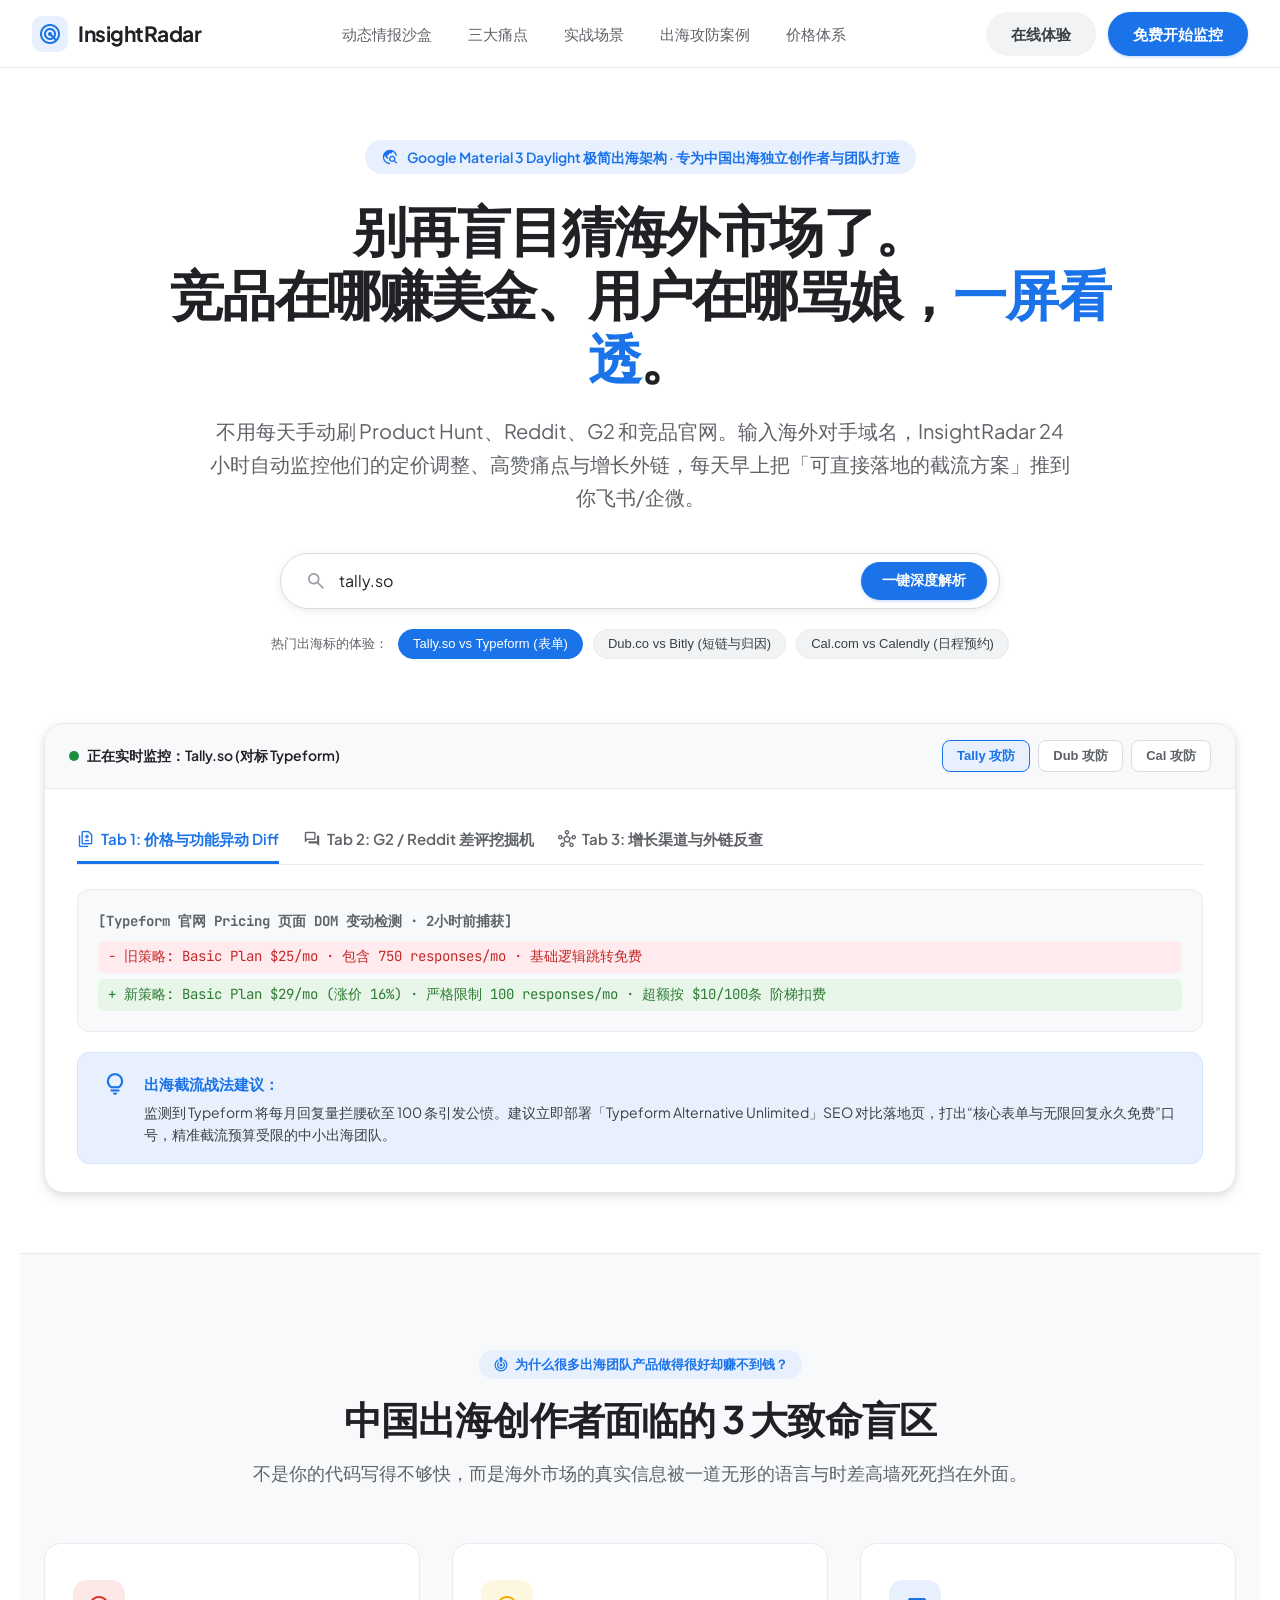
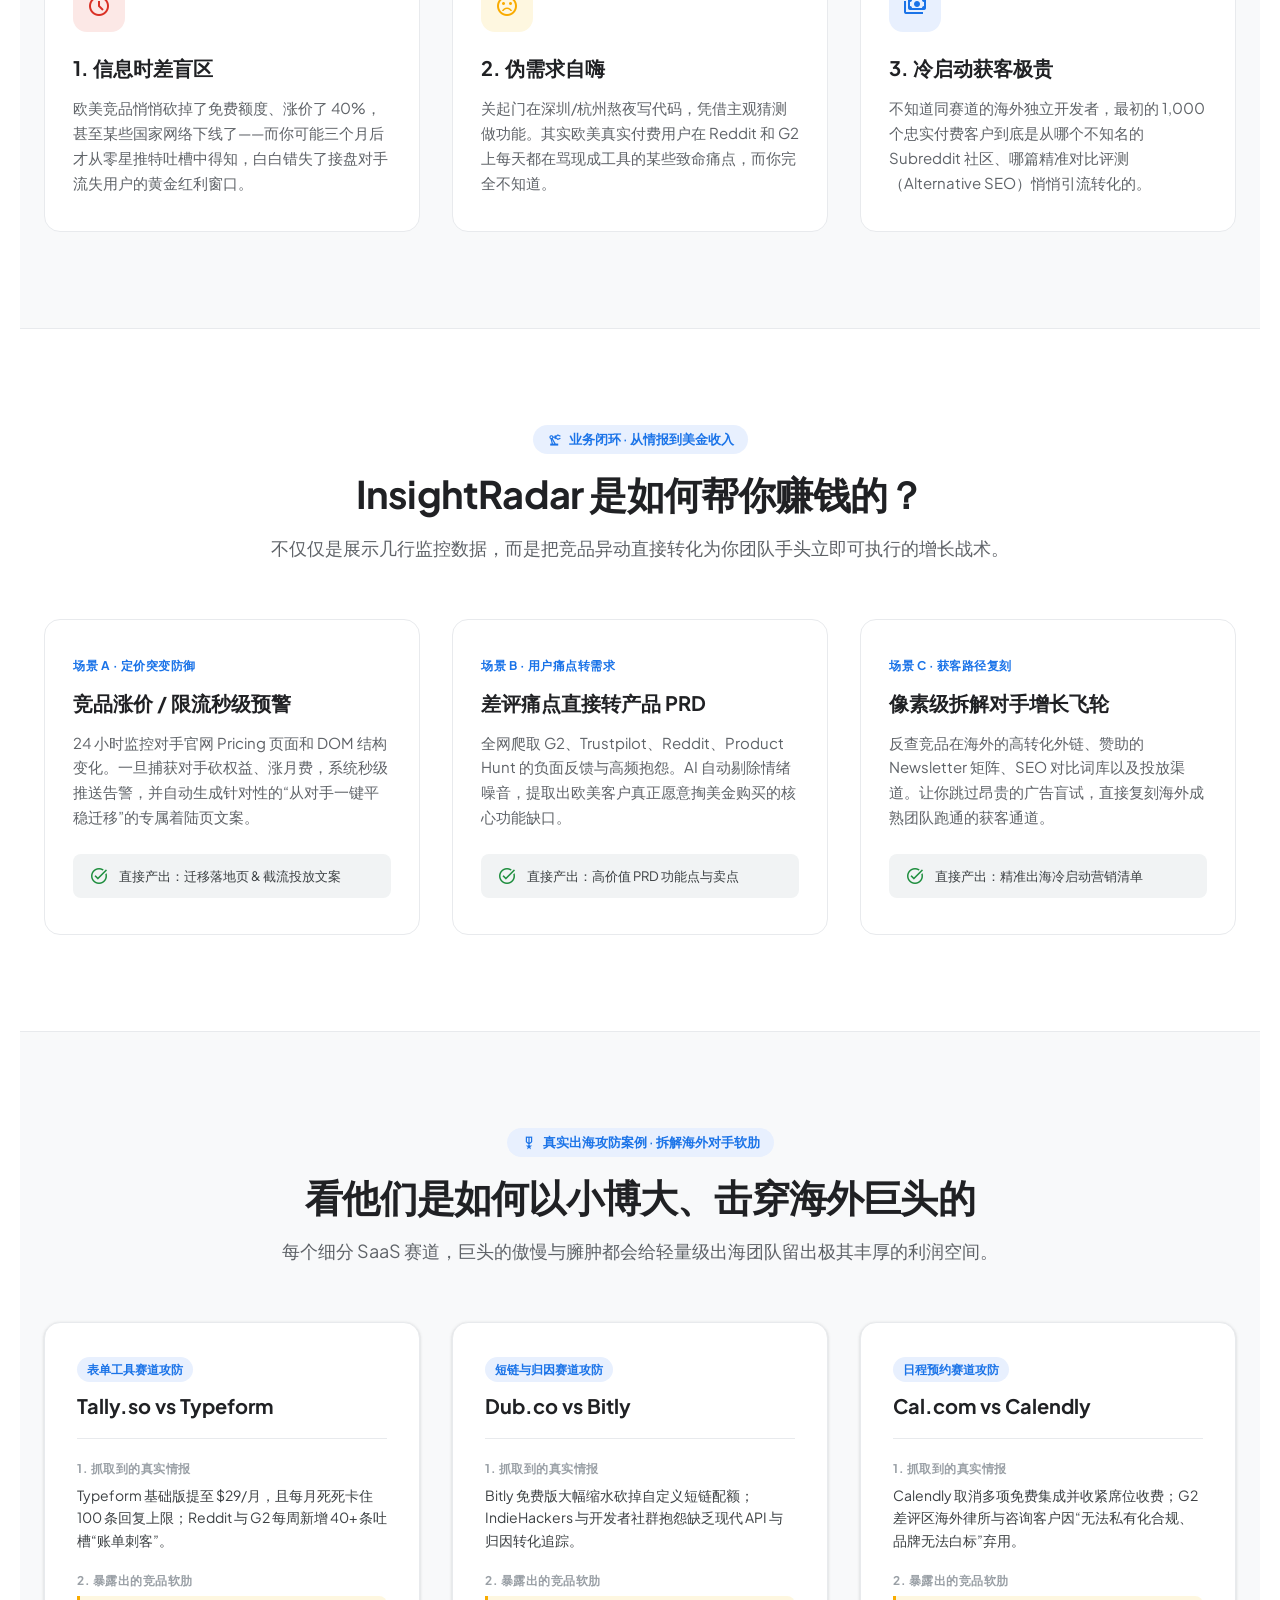
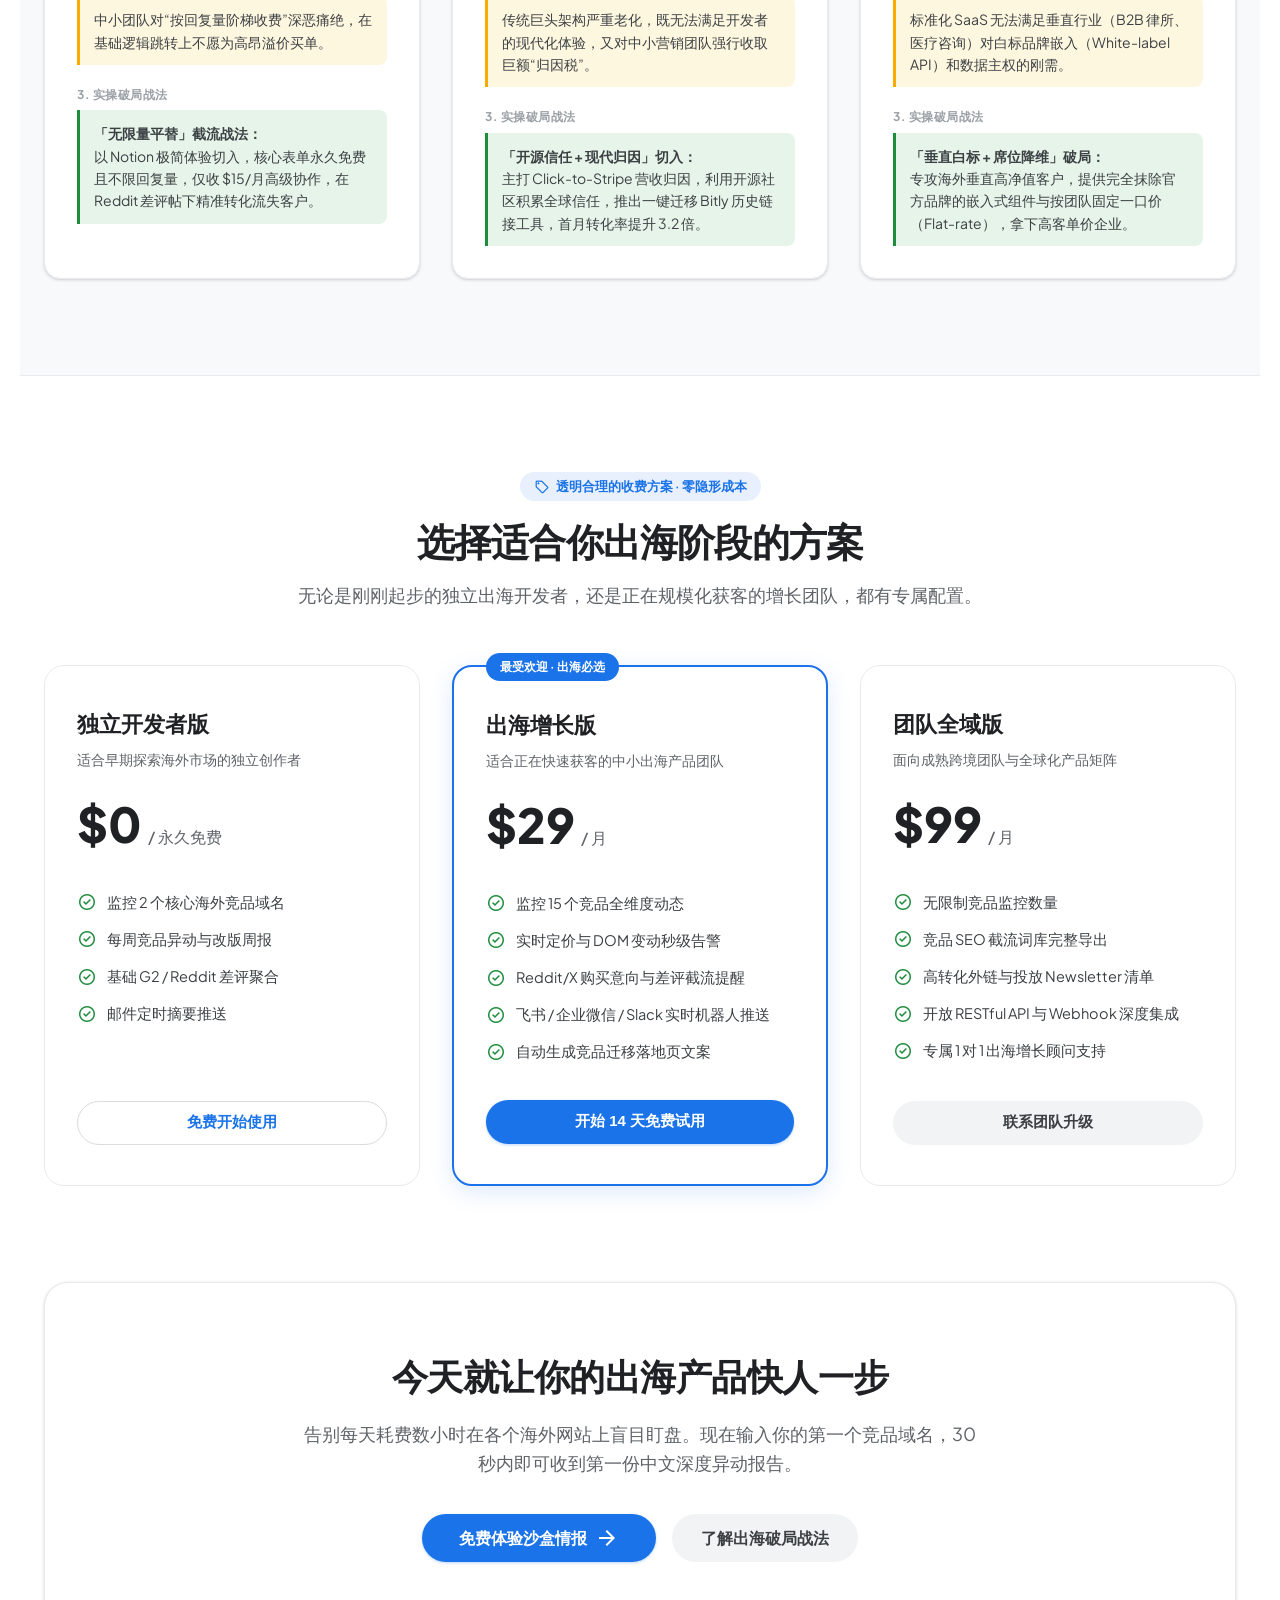
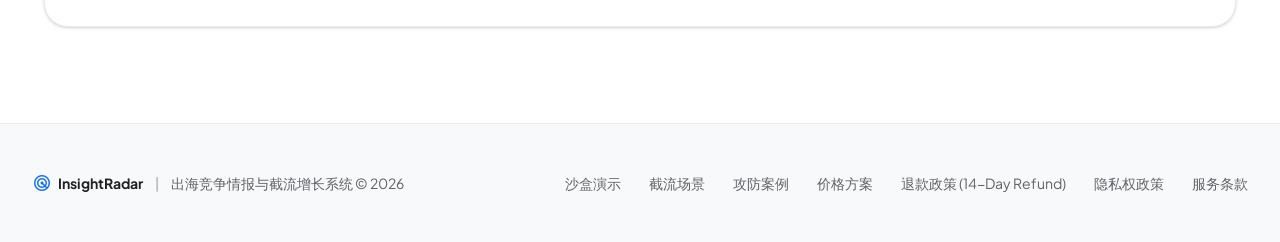
<file: index.html>
<!DOCTYPE html><html lang="zh-CN"><head><meta charset="UTF-8"><meta name="viewport" content="width=device-width, initial-scale=1.0"><title>InsightRadar - 海外竞品情报与出海增长中枢</title><link rel="preconnect" href="https://fonts.googleapis.com"><link rel="preconnect" href="https://fonts.gstatic.com" crossorigin><link href="https://fonts.googleapis.com/css2?family=Plus+Jakarta+Sans:wght@400;500;600;700;800&family=Roboto:wght@400;500;700&family=JetBrains+Mono:wght@400;500&display=swap" rel="stylesheet"><link rel="stylesheet" href="https://fonts.googleapis.com/css2?family=Material+Symbols+Outlined:opsz,wght,FILL,GRAD@20..24,400..500,0,0" /><link rel="stylesheet" href="base.css"><link rel="stylesheet" href="theme.css"></head><body><header><div class="nav-inner"><a href="#" class="brand-link"><div class="brand-icon"><span class="material-symbols-outlined">radar</span></div><span>InsightRadar</span></a><ul class="nav-menu"><li><a href="#sandbox">动态情报沙盒</a></li><li><a href="#pains">三大痛点</a></li><li><a href="#scenarios">实战场景</a></li><li><a href="#cases">出海攻防案例</a></li><li><a href="#pricing">价格体系</a></li></ul><div class="nav-actions"><a href="#sandbox" class="btn btn-tonal">在线体验</a><a href="#pricing" class="btn btn-primary">免费开始监控</a></div></div></header><section class="hero-container"><div class="hero-badge"><span class="material-symbols-outlined" style="font-size: 18px;">travel_explore</span><span>Google Material 3 Daylight 极简出海架构 · 专为中国出海独立创作者与团队打造</span></div><h1 class="hero-h1"> 别再盲目猜海外市场了。<br> 竞品在哪赚美金、用户在哪骂娘，<span class="highlight">一屏看透</span>。 </h1><p class="hero-sub"> 不用每天手动刷 Product Hunt、Reddit、G2 和竞品官网。输入海外对手域名，InsightRadar 24 小时自动监控他们的定价调整、高赞痛点与增长外链，每天早上把「可直接落地的截流方案」推到你飞书/企微。 </p><div class="quick-search-box"><span class="material-symbols-outlined" style="color: var(--g-grey-500); font-size: 22px;">search</span><input type="text" id="target-domain-input" placeholder="输入海外对手域名，如 tally.so / dub.co / cal.com" value="tally.so"><button class="btn btn-primary" style="height: 38px; padding: 0 20px; font-size: 14px;" onclick="handleAnalyze()"> 一键深度解析 </button></div><div class="capsule-group"><span class="capsule-label">热门出海标的体验：</span><button class="capsule-btn active" onclick="switchTarget('tally', this)">Tally.so vs Typeform (表单)</button><button class="capsule-btn" onclick="switchTarget('dub', this)">Dub.co vs Bitly (短链与归因)</button><button class="capsule-btn" onclick="switchTarget('cal', this)">Cal.com vs Calendly (日程预约)</button></div><div id="sandbox-root"></div></section><section class="section-wrap section-wrap-light" id="pains"><div class="section-header"><div class="section-tag"><span class="material-symbols-outlined" style="font-size: 16px;">crisis_alert</span><span>为什么很多出海团队产品做得很好却赚不到钱？</span></div><h2 class="section-title">中国出海创作者面临的 3 大致命盲区</h2><p class="section-subtitle"> 不是你的代码写得不够快，而是海外市场的真实信息被一道无形的语言与时差高墙死死挡在外面。 </p></div><div class="pain-grid"><div class="pain-card"><div class="pain-icon-box"><span class="material-symbols-outlined">schedule</span></div><h3>1. 信息时差盲区</h3><p> 欧美竞品悄悄砍掉了免费额度、涨价了 40%，甚至某些国家网络下线了——而你可能三个月后才从零星推特吐槽中得知，白白错失了接盘对手流失用户的黄金红利窗口。 </p></div><div class="pain-card"><div class="pain-icon-box" style="background: var(--g-yellow-surface); color: var(--g-yellow);"><span class="material-symbols-outlined">sentiment_dissatisfied</span></div><h3>2. 伪需求自嗨</h3><p> 关起门在深圳/杭州熬夜写代码，凭借主观猜测做功能。其实欧美真实付费用户在 Reddit 和 G2 上每天都在骂现成工具的某些致命痛点，而你完全不知道。 </p></div><div class="pain-card"><div class="pain-icon-box" style="background: var(--g-blue-surface); color: var(--g-blue);"><span class="material-symbols-outlined">payments</span></div><h3>3. 冷启动获客极贵</h3><p> 不知道同赛道的海外独立开发者，最初的 1,000 个忠实付费客户到底是从哪个不知名的 Subreddit 社区、哪篇精准对比评测（Alternative SEO）悄悄引流转化的。 </p></div></div></section><section class="section-wrap" id="scenarios"><div class="section-header"><div class="section-tag"><span class="material-symbols-outlined" style="font-size: 16px;">precision_manufacturing</span><span>业务闭环 · 从情报到美金收入</span></div><h2 class="section-title">InsightRadar 是如何帮你赚钱的？</h2><p class="section-subtitle"> 不仅仅是展示几行监控数据，而是把竞品异动直接转化为你团队手头立即可执行的增长战术。 </p></div><div class="scenario-grid"><div class="scenario-card"><div><div class="scenario-badge">场景 A · 定价突变防御</div><h3>竞品涨价 / 限流秒级预警</h3><p> 24 小时监控对手官网 Pricing 页面和 DOM 结构变化。一旦捕获对手砍权益、涨月费，系统秒级推送告警，并自动生成针对性的“从对手一键平稳迁移”的专属着陆页文案。 </p></div><div class="scenario-result-pill"><span class="material-symbols-outlined" style="color: var(--g-green); font-size: 20px;">task_alt</span><span>直接产出：迁移落地页 & 截流投放文案</span></div></div><div class="scenario-card"><div><div class="scenario-badge">场景 B · 用户痛点转需求</div><h3>差评痛点直接转产品 PRD</h3><p> 全网爬取 G2、Trustpilot、Reddit、Product Hunt 的负面反馈与高频抱怨。AI 自动剔除情绪噪音，提取出欧美客户真正愿意掏美金购买的核心功能缺口。 </p></div><div class="scenario-result-pill"><span class="material-symbols-outlined" style="color: var(--g-green); font-size: 20px;">task_alt</span><span>直接产出：高价值 PRD 功能点与卖点</span></div></div><div class="scenario-card"><div><div class="scenario-badge">场景 C · 获客路径复刻</div><h3>像素级拆解对手增长飞轮</h3><p> 反查竞品在海外的高转化外链、赞助的 Newsletter 矩阵、SEO 对比词库以及投放渠道。让你跳过昂贵的广告盲试，直接复刻海外成熟团队跑通的获客通道。 </p></div><div class="scenario-result-pill"><span class="material-symbols-outlined" style="color: var(--g-green); font-size: 20px;">task_alt</span><span>直接产出：精准出海冷启动营销清单</span></div></div></div></section><div id="content-root"></div><footer><div class="footer-inner"><div style="display: flex; align-items: center; gap: 12px;"><div style="display: flex; align-items: center; gap: 6px; font-weight: 700; color: var(--g-grey-900);"><span class="material-symbols-outlined" style="color: var(--g-blue); font-size: 20px;">radar</span> InsightRadar </div><span style="color: var(--g-grey-500);">|</span><span>出海竞争情报与截流增长系统 © 2026</span></div><ul class="footer-links"><li><a href="#sandbox">沙盒演示</a></li><li><a href="#scenarios">截流场景</a></li><li><a href="#cases">攻防案例</a></li><li><a href="#pricing">价格方案</a></li><li><a href="#" onclick="alert('Refund Policy: 14-day 100% money-back guarantee if not satisfied with radar intelligence data.'); return false;">退款政策 (14-Day Refund)</a></li><li><a href="#" onclick="alert('Privacy Policy: We do not sell user data. All telemetry is encrypted and compliant with GDPR/CCPA.'); return false;">隐私权政策</a></li><li><a href="#" onclick="alert('Terms of Service: Standard SaaS license. Commercial rights included in Pro plans.'); return false;">服务条款</a></li></ul></div></footer><script src="app.js"></script></body></html>
</file>
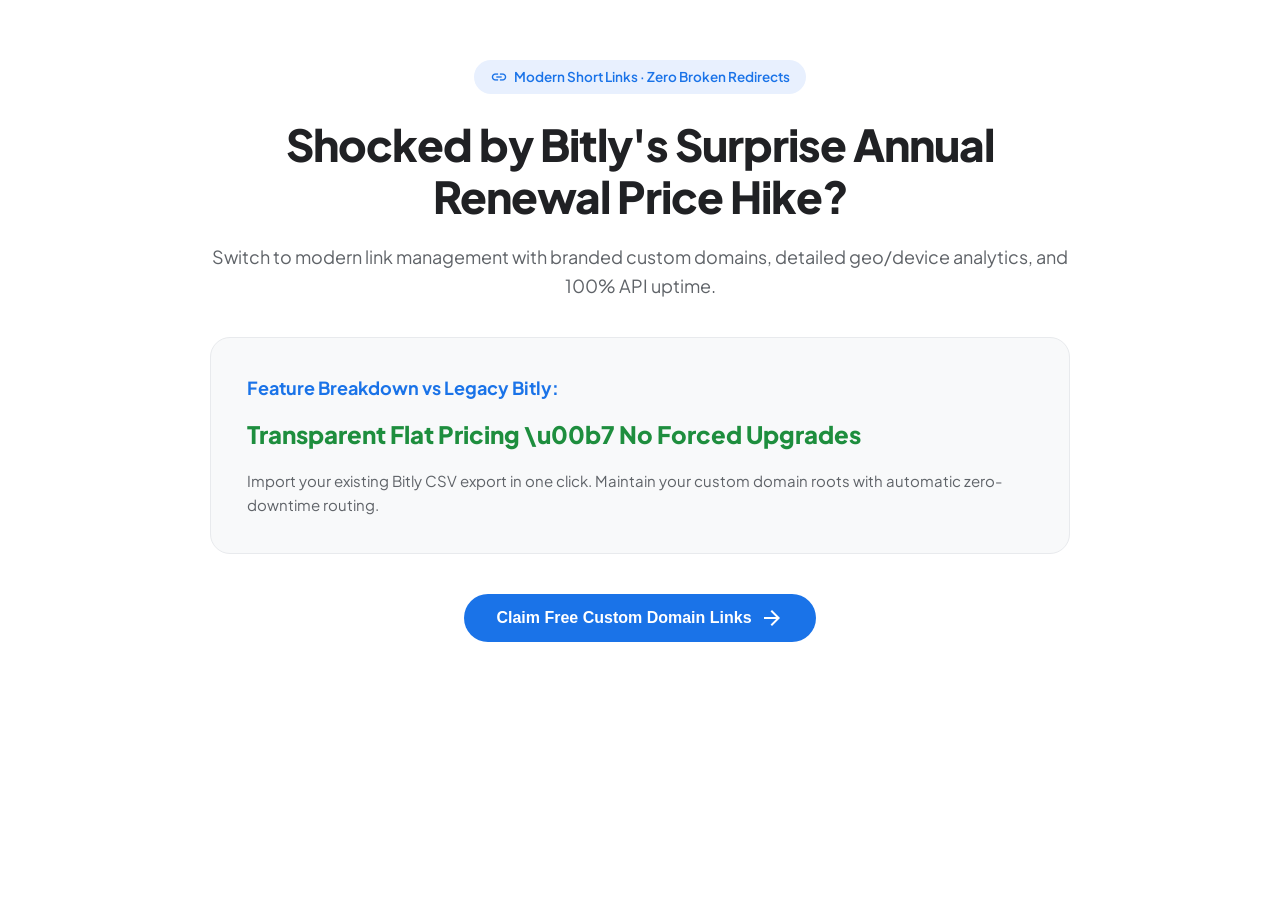
<file: alternatives/bitly-modern-attribution.html>
<!DOCTYPE html>
<html lang="en">
<head>
  <meta charset="UTF-8">
  <meta name="viewport" content="width=device-width, initial-scale=1.0">
  <title>Modern Bitly Alternative with Custom Domain & Free UTM Attribution | InsightRadar Playbook</title>
  <link rel="preconnect" href="https://fonts.googleapis.com">
  <link rel="preconnect" href="https://fonts.gstatic.com" crossorigin>
  <link href="https://fonts.googleapis.com/css2?family=Plus+Jakarta+Sans:wght@400;500;600;700;800&family=Roboto:wght@400;500&display=swap" rel="stylesheet">
  <link rel="stylesheet" href="https://fonts.googleapis.com/css2?family=Material+Symbols+Outlined:opsz,wght,FILL,GRAD@24,400,0,0" />
  <style>
    :root {
      --g-blue: #1A73E8;
      --g-blue-hover: #1557B0;
      --g-grey-50: #F8F9FA;
      --g-grey-200: #E8EAED;
      --g-grey-900: #202124;
      --g-grey-700: #5F6368;
      --g-green: #1E8E3E;
    }
    * { box-sizing: border-box; margin: 0; padding: 0; }
    body {
      background: #FFFFFF;
      color: var(--g-grey-900);
      font-family: 'Plus Jakarta Sans', sans-serif;
      line-height: 1.6;
      text-align: center;
      padding: 60px 24px;
    }
    .container { max-width: 860px; margin: 0 auto; }
    .badge {
      display: inline-flex;
      align-items: center;
      gap: 6px;
      padding: 6px 16px;
      background: #E8F0FE;
      color: var(--g-blue);
      border-radius: 9999px;
      font-size: 13.5px;
      font-weight: 600;
      margin-bottom: 24px;
    }
    h1 {
      font-size: 44px;
      font-weight: 800;
      letter-spacing: -1px;
      line-height: 1.2;
      margin-bottom: 20px;
    }
    p.sub {
      font-size: 18px;
      color: var(--g-grey-700);
      margin-bottom: 36px;
    }
    .card {
      background: var(--g-grey-50);
      border: 1px solid var(--g-grey-200);
      border-radius: 20px;
      padding: 36px;
      margin-bottom: 40px;
      text-align: left;
    }
    .btn {
      display: inline-flex;
      align-items: center;
      gap: 8px;
      background: var(--g-blue);
      color: #FFFFFF;
      height: 48px;
      padding: 0 32px;
      border-radius: 9999px;
      font-size: 16px;
      font-weight: 600;
      text-decoration: none;
      border: none;
      cursor: pointer;
    }
    .btn:hover { background: var(--g-blue-hover); }
  </style>
</head>
<body>
  <div class="container">
    <div class="badge">
      <span class="material-symbols-outlined" style="font-size: 18px;">link</span>
      Modern Short Links · Zero Broken Redirects
    </div>
    <h1>Shocked by Bitly's Surprise Annual Renewal Price Hike?</h1>
    <p class="sub">Switch to modern link management with branded custom domains, detailed geo/device analytics, and 100% API uptime.</p>
    <div class="card">
      <div style="font-weight: 700; font-size: 18px; margin-bottom: 12px; color: var(--g-blue);">
        Feature Breakdown vs Legacy Bitly:
      </div>
      <div style="font-size: 24px; font-weight: 800; color: var(--g-green); margin-bottom: 16px;">
        Transparent Flat Pricing \u00b7 No Forced Upgrades
      </div>
      <p style="font-size: 15px; color: var(--g-grey-700);">
        Import your existing Bitly CSV export in one click. Maintain your custom domain roots with automatic zero-downtime routing.
      </p>
    </div>
    <button class="btn" onclick="alert('Checkout & Activation Portal: Ready to collect payment!')">
      Claim Free Custom Domain Links
      <span class="material-symbols-outlined">arrow_forward</span>
    </button>
  </div>
</body>
</html>
</file>
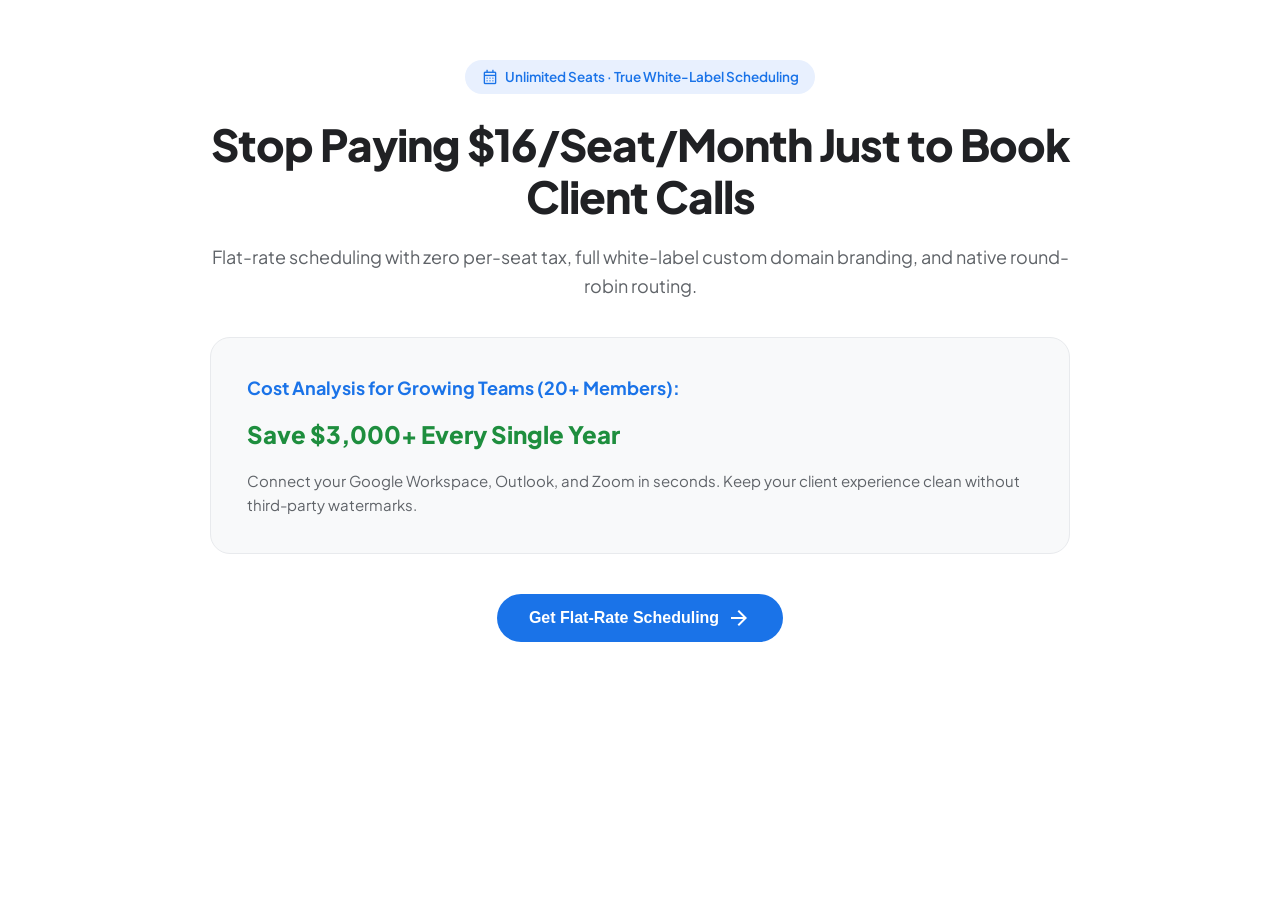
<file: alternatives/calendly-flat-rate-whitelabel.html>
<!DOCTYPE html>
<html lang="en">
<head>
  <meta charset="UTF-8">
  <meta name="viewport" content="width=device-width, initial-scale=1.0">
  <title>Calendly Alternative for Agencies & Boutique Firms | InsightRadar Playbook</title>
  <link rel="preconnect" href="https://fonts.googleapis.com">
  <link rel="preconnect" href="https://fonts.gstatic.com" crossorigin>
  <link href="https://fonts.googleapis.com/css2?family=Plus+Jakarta+Sans:wght@400;500;600;700;800&family=Roboto:wght@400;500&display=swap" rel="stylesheet">
  <link rel="stylesheet" href="https://fonts.googleapis.com/css2?family=Material+Symbols+Outlined:opsz,wght,FILL,GRAD@24,400,0,0" />
  <style>
    :root {
      --g-blue: #1A73E8;
      --g-blue-hover: #1557B0;
      --g-grey-50: #F8F9FA;
      --g-grey-200: #E8EAED;
      --g-grey-900: #202124;
      --g-grey-700: #5F6368;
      --g-green: #1E8E3E;
    }
    * { box-sizing: border-box; margin: 0; padding: 0; }
    body {
      background: #FFFFFF;
      color: var(--g-grey-900);
      font-family: 'Plus Jakarta Sans', sans-serif;
      line-height: 1.6;
      text-align: center;
      padding: 60px 24px;
    }
    .container { max-width: 860px; margin: 0 auto; }
    .badge {
      display: inline-flex;
      align-items: center;
      gap: 6px;
      padding: 6px 16px;
      background: #E8F0FE;
      color: var(--g-blue);
      border-radius: 9999px;
      font-size: 13.5px;
      font-weight: 600;
      margin-bottom: 24px;
    }
    h1 {
      font-size: 44px;
      font-weight: 800;
      letter-spacing: -1px;
      line-height: 1.2;
      margin-bottom: 20px;
    }
    p.sub {
      font-size: 18px;
      color: var(--g-grey-700);
      margin-bottom: 36px;
    }
    .card {
      background: var(--g-grey-50);
      border: 1px solid var(--g-grey-200);
      border-radius: 20px;
      padding: 36px;
      margin-bottom: 40px;
      text-align: left;
    }
    .btn {
      display: inline-flex;
      align-items: center;
      gap: 8px;
      background: var(--g-blue);
      color: #FFFFFF;
      height: 48px;
      padding: 0 32px;
      border-radius: 9999px;
      font-size: 16px;
      font-weight: 600;
      text-decoration: none;
      border: none;
      cursor: pointer;
    }
    .btn:hover { background: var(--g-blue-hover); }
  </style>
</head>
<body>
  <div class="container">
    <div class="badge">
      <span class="material-symbols-outlined" style="font-size: 18px;">calendar_month</span>
      Unlimited Seats · True White-Label Scheduling
    </div>
    <h1>Stop Paying $16/Seat/Month Just to Book Client Calls</h1>
    <p class="sub">Flat-rate scheduling with zero per-seat tax, full white-label custom domain branding, and native round-robin routing.</p>
    <div class="card">
      <div style="font-weight: 700; font-size: 18px; margin-bottom: 12px; color: var(--g-blue);">
        Cost Analysis for Growing Teams (20+ Members):
      </div>
      <div style="font-size: 24px; font-weight: 800; color: var(--g-green); margin-bottom: 16px;">
        Save $3,000+ Every Single Year
      </div>
      <p style="font-size: 15px; color: var(--g-grey-700);">
        Connect your Google Workspace, Outlook, and Zoom in seconds. Keep your client experience clean without third-party watermarks.
      </p>
    </div>
    <button class="btn" onclick="alert('Checkout & Activation Portal: Ready to collect payment!')">
      Get Flat-Rate Scheduling
      <span class="material-symbols-outlined">arrow_forward</span>
    </button>
  </div>
</body>
</html>
</file>
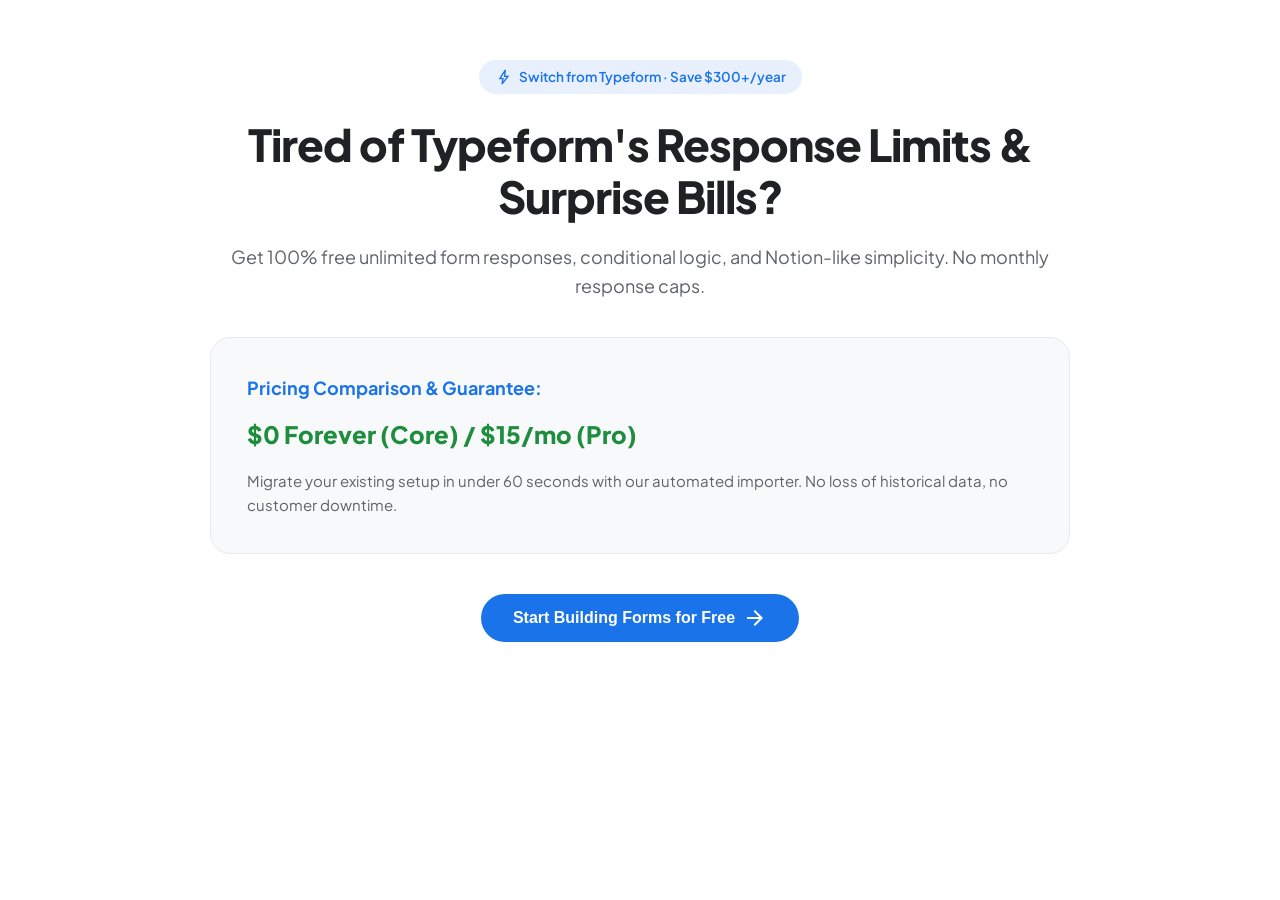
<file: alternatives/typeform-unlimited.html>
<!DOCTYPE html>
<html lang="en">
<head>
  <meta charset="UTF-8">
  <meta name="viewport" content="width=device-width, initial-scale=1.0">
  <title>Typeform Alternative with Unlimited Free Responses | InsightRadar Playbook</title>
  <link rel="preconnect" href="https://fonts.googleapis.com">
  <link rel="preconnect" href="https://fonts.gstatic.com" crossorigin>
  <link href="https://fonts.googleapis.com/css2?family=Plus+Jakarta+Sans:wght@400;500;600;700;800&family=Roboto:wght@400;500&display=swap" rel="stylesheet">
  <link rel="stylesheet" href="https://fonts.googleapis.com/css2?family=Material+Symbols+Outlined:opsz,wght,FILL,GRAD@24,400,0,0" />
  <style>
    :root {
      --g-blue: #1A73E8;
      --g-blue-hover: #1557B0;
      --g-grey-50: #F8F9FA;
      --g-grey-200: #E8EAED;
      --g-grey-900: #202124;
      --g-grey-700: #5F6368;
      --g-green: #1E8E3E;
    }
    * { box-sizing: border-box; margin: 0; padding: 0; }
    body {
      background: #FFFFFF;
      color: var(--g-grey-900);
      font-family: 'Plus Jakarta Sans', sans-serif;
      line-height: 1.6;
      text-align: center;
      padding: 60px 24px;
    }
    .container { max-width: 860px; margin: 0 auto; }
    .badge {
      display: inline-flex;
      align-items: center;
      gap: 6px;
      padding: 6px 16px;
      background: #E8F0FE;
      color: var(--g-blue);
      border-radius: 9999px;
      font-size: 13.5px;
      font-weight: 600;
      margin-bottom: 24px;
    }
    h1 {
      font-size: 44px;
      font-weight: 800;
      letter-spacing: -1px;
      line-height: 1.2;
      margin-bottom: 20px;
    }
    p.sub {
      font-size: 18px;
      color: var(--g-grey-700);
      margin-bottom: 36px;
    }
    .card {
      background: var(--g-grey-50);
      border: 1px solid var(--g-grey-200);
      border-radius: 20px;
      padding: 36px;
      margin-bottom: 40px;
      text-align: left;
    }
    .btn {
      display: inline-flex;
      align-items: center;
      gap: 8px;
      background: var(--g-blue);
      color: #FFFFFF;
      height: 48px;
      padding: 0 32px;
      border-radius: 9999px;
      font-size: 16px;
      font-weight: 600;
      text-decoration: none;
      border: none;
      cursor: pointer;
    }
    .btn:hover { background: var(--g-blue-hover); }
  </style>
</head>
<body>
  <div class="container">
    <div class="badge">
      <span class="material-symbols-outlined" style="font-size: 18px;">bolt</span>
      Switch from Typeform · Save $300+/year
    </div>
    <h1>Tired of Typeform's Response Limits & Surprise Bills?</h1>
    <p class="sub">Get 100% free unlimited form responses, conditional logic, and Notion-like simplicity. No monthly response caps.</p>
    <div class="card">
      <div style="font-weight: 700; font-size: 18px; margin-bottom: 12px; color: var(--g-blue);">
        Pricing Comparison & Guarantee:
      </div>
      <div style="font-size: 24px; font-weight: 800; color: var(--g-green); margin-bottom: 16px;">
        $0 Forever (Core) / $15/mo (Pro)
      </div>
      <p style="font-size: 15px; color: var(--g-grey-700);">
        Migrate your existing setup in under 60 seconds with our automated importer. No loss of historical data, no customer downtime.
      </p>
    </div>
    <button class="btn" onclick="alert('Checkout & Activation Portal: Ready to collect payment!')">
      Start Building Forms for Free
      <span class="material-symbols-outlined">arrow_forward</span>
    </button>
  </div>
</body>
</html>
</file>
<file: base.css>
:root{--g-blue:#1A73E8;--g-blue-hover:#1557B0;--g-blue-surface:#E8F0FE;--g-blue-light:#D2E3FC;--g-green:#1E8E3E;--g-green-surface:#E6F4EA;--g-red:#D93025;--g-red-surface:#FCE8E6;--g-yellow:#F9AB00;--g-yellow-surface:#FEF7E0;--g-grey-50:#F8F9FA;--g-grey-100:#F1F3F4;--g-grey-200:#E8EAED;--g-grey-300:#DADCE0;--g-grey-500:#9AA0A6;--g-grey-700:#5F6368;--g-grey-800:#3C4043;--g-grey-900:#202124;--card-radius:16px;--pill-radius:9999px;--shadow-sm:0 1px 2px 0 rgba(60,64,67,0.12),0 1px 3px 1px rgba(60,64,67,0.08);--shadow-md:0 4px 12px 0 rgba(60,64,67,0.12),0 1px 4px 0 rgba(60,64,67,0.08);--shadow-hover:0 6px 20px 0 rgba(60,64,67,0.14);}*{box-sizing:border-box;margin:0;padding:0;-webkit-font-smoothing:antialiased;-moz-osx-font-smoothing:grayscale;}body{background-color:#FFFFFF;color:var(--g-grey-900);font-family:'Plus Jakarta Sans','Roboto',-apple-system,BlinkMacSystemFont,"Segoe UI",sans-serif;line-height:1.6;overflow-x:hidden;}header{position:sticky;top:0;background:rgba(255,255,255,0.96);backdrop-filter:blur(12px);border-bottom:1px solid var(--g-grey-200);z-index:1000;height:68px;display:flex;align-items:center;padding:0 32px;}.nav-inner{max-width:1240px;margin:0 auto;width:100%;display:flex;align-items:center;justify-content:space-between;}.brand-link{display:flex;align-items:center;gap:10px;text-decoration:none;color:var(--g-grey-900);font-size:21px;font-weight:700;letter-spacing:-0.5px;}.brand-icon{width:36px;height:36px;border-radius:10px;background:var(--g-blue-surface);color:var(--g-blue);display:flex;align-items:center;justify-content:center;font-size:22px;}.nav-menu{display:flex;align-items:center;gap:36px;list-style:none;}.nav-menu a{text-decoration:none;color:var(--g-grey-700);font-size:15px;font-weight:500;transition:color 0.2s;}.nav-menu a:hover{color:var(--g-blue);}.nav-actions{display:flex;align-items:center;gap:12px;}.btn{display:inline-flex;align-items:center;justify-content:center;gap:8px;height:44px;padding:0 24px;border-radius:var(--pill-radius);font-size:15px;font-weight:600;text-decoration:none;cursor:pointer;transition:all 0.2s ease;border:1px solid transparent;outline:none;white-space:nowrap;}.btn-primary{background-color:var(--g-blue);color:#FFFFFF;box-shadow:0 1px 3px rgba(26,115,232,0.3);}.btn-primary:hover{background-color:var(--g-blue-hover);box-shadow:0 2px 6px rgba(26,115,232,0.4);}.btn-tonal{background-color:var(--g-grey-100);color:var(--g-grey-800);}.btn-tonal:hover{background-color:var(--g-grey-200);color:var(--g-grey-900);}.btn-outlined{border-color:var(--g-grey-300);color:var(--g-blue);background:#FFFFFF;}.btn-outlined:hover{background-color:var(--g-blue-surface);border-color:var(--g-blue);}.section-wrap{max-width:1240px;margin:0 auto;padding:96px 24px;}.section-wrap-light{background-color:var(--g-grey-50);border-top:1px solid var(--g-grey-200);border-bottom:1px solid var(--g-grey-200);}.section-header{text-align:center;max-width:780px;margin:0 auto 56px;}.section-tag{display:inline-flex;align-items:center;gap:6px;padding:4px 14px;border-radius:var(--pill-radius);background:var(--g-blue-surface);color:var(--g-blue);font-size:13px;font-weight:600;margin-bottom:16px;}.section-title{font-size:38px;font-weight:700;letter-spacing:-0.8px;color:var(--g-grey-900);line-height:1.25;margin-bottom:16px;}.section-subtitle{font-size:18px;color:var(--g-grey-700);line-height:1.6;}.hero-container{max-width:1240px;margin:0 auto;padding:72px 24px 60px;text-align:center;}.hero-badge{display:inline-flex;align-items:center;gap:8px;padding:6px 16px;background:var(--g-blue-surface);border-radius:var(--pill-radius);color:var(--g-blue);font-size:14px;font-weight:600;margin-bottom:24px;}.hero-h1{font-size:54px;font-weight:800;line-height:1.18;letter-spacing:-1.8px;color:var(--g-grey-900);max-width:980px;margin:0 auto 24px;}.hero-h1 span.highlight{color:var(--g-blue);}.hero-sub{font-size:20px;line-height:1.65;color:var(--g-grey-700);max-width:860px;margin:0 auto 40px;}.hero-cta-bar{display:flex;align-items:center;justify-content:center;gap:16px;margin-bottom:56px;flex-wrap:wrap;}.quick-search-box{background:#FFFFFF;border:1px solid var(--g-grey-300);border-radius:var(--pill-radius);padding:8px 12px 8px 24px;max-width:720px;margin:0 auto 20px;display:flex;align-items:center;gap:12px;box-shadow:0 2px 8px rgba(60,64,67,0.1);transition:all 0.2s;}.quick-search-box:focus-within{border-color:var(--g-blue);box-shadow:0 4px 16px rgba(26,115,232,0.18);}.quick-search-box input{border:none;outline:none;font-size:16px;width:100%;color:var(--g-grey-900);font-family:inherit;}.capsule-group{display:flex;align-items:center;justify-content:center;gap:10px;flex-wrap:wrap;margin-bottom:64px;}.capsule-label{font-size:13px;color:var(--g-grey-700);font-weight:500;}.capsule-btn{background:var(--g-grey-100);border:1px solid var(--g-grey-200);border-radius:var(--pill-radius);padding:5px 14px;font-size:13px;color:var(--g-grey-800);font-weight:500;cursor:pointer;transition:all 0.15s;}.capsule-btn:hover{background:var(--g-blue-surface);border-color:var(--g-blue);color:var(--g-blue);}.capsule-btn.active{background:var(--g-blue);border-color:var(--g-blue);color:#FFFFFF;}.sandbox-card{background:#FFFFFF;border:1px solid var(--g-grey-200);border-radius:20px;box-shadow:var(--shadow-md);overflow:hidden;text-align:left;margin-top:24px;}.sandbox-topbar{background:var(--g-grey-50);border-bottom:1px solid var(--g-grey-200);padding:16px 24px;display:flex;align-items:center;justify-content:space-between;flex-wrap:wrap;gap:12px;}.live-indicator{display:flex;align-items:center;gap:8px;font-size:14px;font-weight:600;color:var(--g-grey-900);}.dot-live{width:10px;height:10px;border-radius:50%;background:var(--g-green);}.target-tabs{display:flex;gap:8px;}.target-tab-btn{padding:6px 14px;border-radius:8px;border:1px solid var(--g-grey-300);background:#FFFFFF;font-size:13px;font-weight:600;color:var(--g-grey-700);cursor:pointer;transition:all 0.2s;}.target-tab-btn.active{background:var(--g-blue-surface);border-color:var(--g-blue);color:var(--g-blue);}.sandbox-content{padding:28px 32px;}.subnav-tabs{display:flex;gap:24px;border-bottom:1px solid var(--g-grey-200);margin-bottom:24px;}
</file>
<file: theme.css>
.subnav-tab{padding:10px 0;font-size:15px;font-weight:600;color:var(--g-grey-700);text-decoration:none;cursor:pointer;border-bottom:3px solid transparent;transition:all 0.2s;display:flex;align-items:center;gap:6px;}.subnav-tab.active{color:var(--g-blue);border-bottom-color:var(--g-blue);}.sandbox-panel{display:none;}.sandbox-panel.active{display:block;}.diff-container{background:var(--g-grey-50);border:1px solid var(--g-grey-200);border-radius:12px;padding:20px;font-family:'JetBrains Mono',monospace;font-size:14px;line-height:1.7;margin-bottom:20px;}.diff-del{background:#FFEBEE;color:#C62828;padding:4px 10px;border-radius:6px;margin-bottom:6px;display:flex;align-items:center;gap:8px;}.diff-add{background:#E8F5E9;color:#2E7D32;padding:4px 10px;border-radius:6px;display:flex;align-items:center;gap:8px;}.action-playbook-card{background:var(--g-blue-surface);border:1px solid var(--g-blue-light);border-radius:12px;padding:18px 24px;display:flex;align-items:flex-start;gap:16px;}.action-playbook-card .icon{font-size:26px;color:var(--g-blue);flex-shrink:0;}.pain-grid{display:grid;grid-template-columns:repeat(3,1fr);gap:32px;}.pain-card{background:#FFFFFF;border:1px solid var(--g-grey-200);border-radius:var(--card-radius);padding:36px 28px;transition:all 0.2s;}.pain-card:hover{box-shadow:var(--shadow-sm);border-color:var(--g-grey-300);}.pain-icon-box{width:52px;height:52px;border-radius:14px;background:var(--g-red-surface);color:var(--g-red);display:flex;align-items:center;justify-content:center;margin-bottom:20px;font-size:26px;}.pain-card h3{font-size:20px;font-weight:700;color:var(--g-grey-900);margin-bottom:12px;}.pain-card p{font-size:15px;color:var(--g-grey-700);line-height:1.65;}.scenario-grid{display:grid;grid-template-columns:repeat(3,1fr);gap:32px;}.scenario-card{background:#FFFFFF;border:1px solid var(--g-grey-200);border-radius:var(--card-radius);padding:36px 28px;display:flex;flex-direction:column;justify-content:space-between;transition:all 0.2s;}.scenario-card:hover{box-shadow:var(--shadow-sm);}.scenario-badge{font-size:12px;font-weight:700;letter-spacing:0.5px;color:var(--g-blue);margin-bottom:12px;text-transform:uppercase;}.scenario-card h3{font-size:20px;font-weight:700;color:var(--g-grey-900);margin-bottom:12px;}.scenario-card p{font-size:15px;color:var(--g-grey-700);line-height:1.65;margin-bottom:24px;}.scenario-result-pill{background:var(--g-grey-100);border-radius:8px;padding:12px 16px;font-size:13px;color:var(--g-grey-800);display:flex;align-items:center;gap:10px;}.case-grid{display:grid;grid-template-columns:repeat(3,1fr);gap:32px;}.case-card{background:#FFFFFF;border:1px solid var(--g-grey-200);border-radius:var(--card-radius);padding:32px;display:flex;flex-direction:column;gap:20px;box-shadow:var(--shadow-sm);}.case-header{border-bottom:1px solid var(--g-grey-200);padding-bottom:16px;}.case-header .badge{display:inline-block;font-size:12px;font-weight:600;color:var(--g-blue);background:var(--g-blue-surface);padding:3px 10px;border-radius:var(--pill-radius);margin-bottom:8px;}.case-header h3{font-size:20px;font-weight:700;color:var(--g-grey-900);}.case-section-title{font-size:12px;font-weight:700;text-transform:uppercase;letter-spacing:0.5px;color:var(--g-grey-500);margin-bottom:6px;}.case-box{font-size:14px;line-height:1.6;color:var(--g-grey-800);}.case-box.vulnerability{background:var(--g-yellow-surface);border-left:3px solid var(--g-yellow);padding:12px 14px;border-radius:0 8px 8px 0;}.case-box.playbook{background:var(--g-green-surface);border-left:3px solid var(--g-green);padding:12px 14px;border-radius:0 8px 8px 0;}.pricing-grid{display:grid;grid-template-columns:repeat(3,1fr);gap:32px;margin-top:16px;}.pricing-card{background:#FFFFFF;border:1px solid var(--g-grey-200);border-radius:20px;padding:40px 32px;display:flex;flex-direction:column;justify-content:space-between;transition:all 0.2s;}.pricing-card.featured{border:2px solid var(--g-blue);box-shadow:0 6px 24px rgba(26,115,232,0.14);position:relative;}.featured-tag{position:absolute;top:-14px;left:32px;background:var(--g-blue);color:#FFFFFF;font-size:12px;font-weight:700;padding:4px 14px;border-radius:var(--pill-radius);}.price-num{font-size:48px;font-weight:800;color:var(--g-grey-900);margin:16px 0;display:flex;align-items:baseline;gap:6px;}.price-num span{font-size:16px;color:var(--g-grey-700);font-weight:500;}.feature-list{list-style:none;margin:28px 0 36px;display:flex;flex-direction:column;gap:14px;font-size:14.5px;color:var(--g-grey-800);}.feature-list li{display:flex;align-items:center;gap:10px;}.feature-list li .material-symbols-outlined{color:var(--g-green);font-size:20px;flex-shrink:0;}.bottom-cta-banner{background:#FFFFFF;border:1px solid var(--g-grey-200);border-radius:24px;padding:64px 32px;text-align:center;box-shadow:var(--shadow-sm);}footer{background:var(--g-grey-50);border-top:1px solid var(--g-grey-200);padding:48px 32px;font-size:14px;color:var(--g-grey-700);}.footer-inner{max-width:1240px;margin:0 auto;display:flex;justify-content:space-between;align-items:center;flex-wrap:wrap;gap:24px;}.footer-links{display:flex;gap:28px;list-style:none;}.footer-links a{color:var(--g-grey-700);text-decoration:none;}.footer-links a:hover{color:var(--g-blue);}@media (max-width:980px){.hero-h1{font-size:38px;}.pain-grid,.scenario-grid,.case-grid,.pricing-grid{grid-template-columns:1fr;}.nav-menu{display:none;}.section-wrap{padding:64px 20px;}.hero-container{padding:48px 20px;}}
</file>
